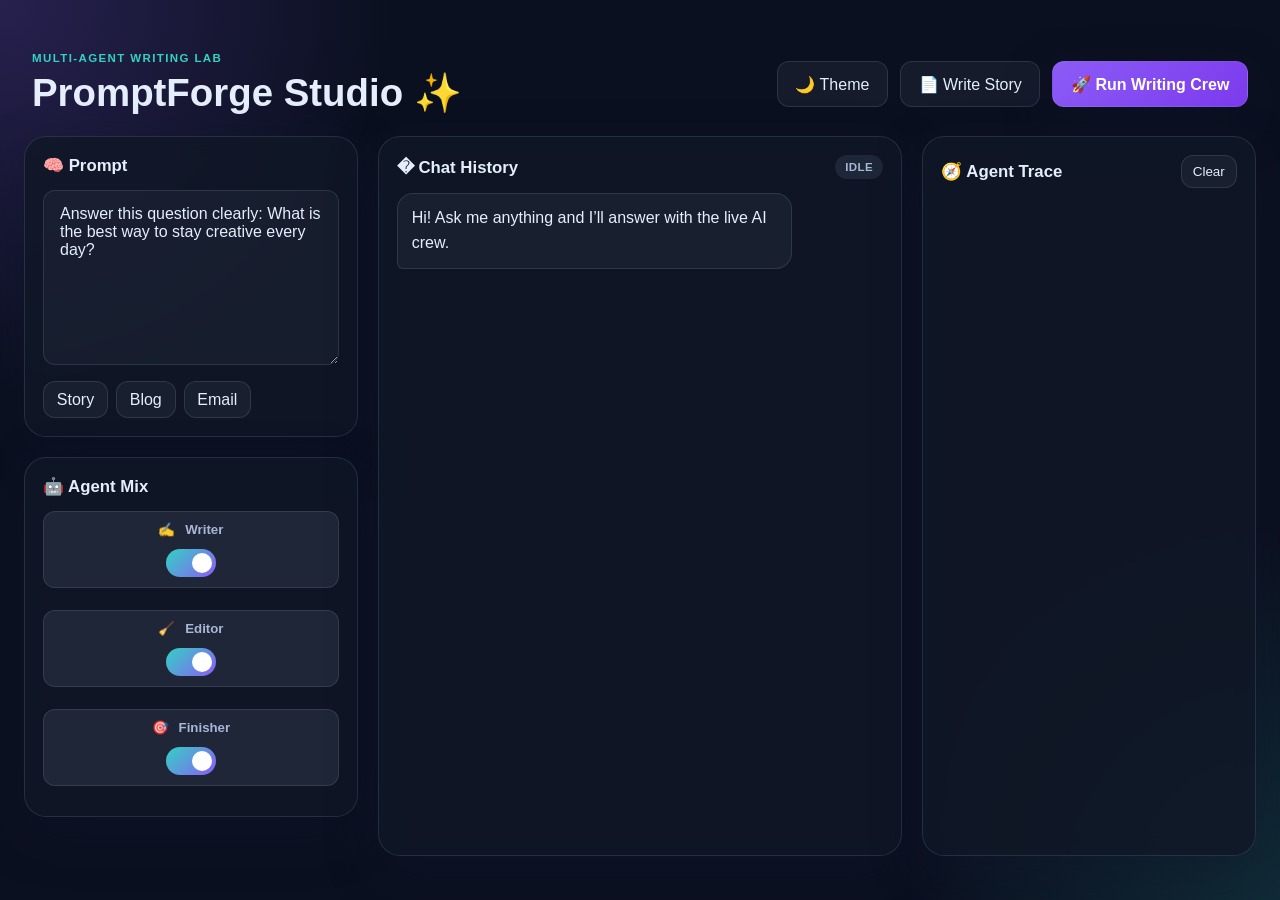
<file: index.html>
<!DOCTYPE html>
<html lang="en">
  <head>
    <meta charset="UTF-8" />
    <meta name="viewport" content="width=device-width, initial-scale=1.0" />
    <title>PromptForge Studio</title>
    <meta name="description" content="A multi-agent writing studio with live LLM orchestration and trace visualization." />
    <link rel="stylesheet" href="styles.css" />
  </head>
  <body>
    <div class="app-shell">
      <header class="topbar">
        <div>
          <p class="eyebrow">Multi-Agent Writing Lab</p>
          <h1>PromptForge Studio ✨</h1>
        </div>
        <div class="topbar-actions">
          <button id="themeToggle" class="ghost-button" type="button" aria-label="Toggle light dark theme">
            🌙 Theme
          </button>
          <button id="documentButton" class="ghost-button" type="button">
            📄 Write Story
          </button>
          <button id="runAgents" class="primary-button" type="button">
            🚀 Run Writing Crew
          </button>
        </div>
      </header>

      <main class="dashboard">
        <aside class="panel left-panel">
          <section class="card">
            <div class="section-heading">
              <h2>🧠 Prompt</h2>
            </div>
            <textarea id="promptInput" rows="8" placeholder="Ask anything or write a prompt here... Press Enter to send, Shift + Enter for a new line."></textarea>
            <div class="preset-row">
              <button class="chip-button" data-preset="story" type="button">Story</button>
              <button class="chip-button" data-preset="blog" type="button">Blog</button>
              <button class="chip-button" data-preset="email" type="button">Email</button>
            </div>
          </section>

          <section class="card settings-card">
            <div class="section-heading">
              <h2>🤖 Agent Mix</h2>
            </div>
            <div class="toggle-stack" id="agentToggles"></div>
          </section>
        </aside>

        <section class="panel center-panel">
          <div class="card result-card">
            <div class="section-heading">
              <h2>� Chat History</h2>
              <span id="statusBadge" class="status-badge idle">Idle</span>
            </div>
            <div id="chatHistory" class="chat-history" aria-live="polite"></div>
            <div id="finalOutput" class="final-output hidden">
              Your polished writing will appear here after the agents collaborate.
            </div>
          </div>
        </section>

        <aside class="panel right-panel">
          <div class="card trace-card">
            <div class="section-heading">
              <h2>🧭 Agent Trace</h2>
              <button id="clearTrace" class="ghost-button small" type="button">Clear</button>
            </div>
            <div id="traceList" class="trace-list" aria-live="polite"></div>
          </div>
        </aside>
      </main>
    </div>

    <template id="traceTemplate">
      <article class="trace-item">
        <div class="trace-header">
          <span class="trace-badge"></span>
          <h3 class="trace-name"></h3>
          <span class="trace-role"></span>
        </div>
        <p class="trace-instruction"></p>
        <div class="trace-result"></div>
      </article>
    </template>

    <script src="app.js"></script>
  </body>
</html>
</file>
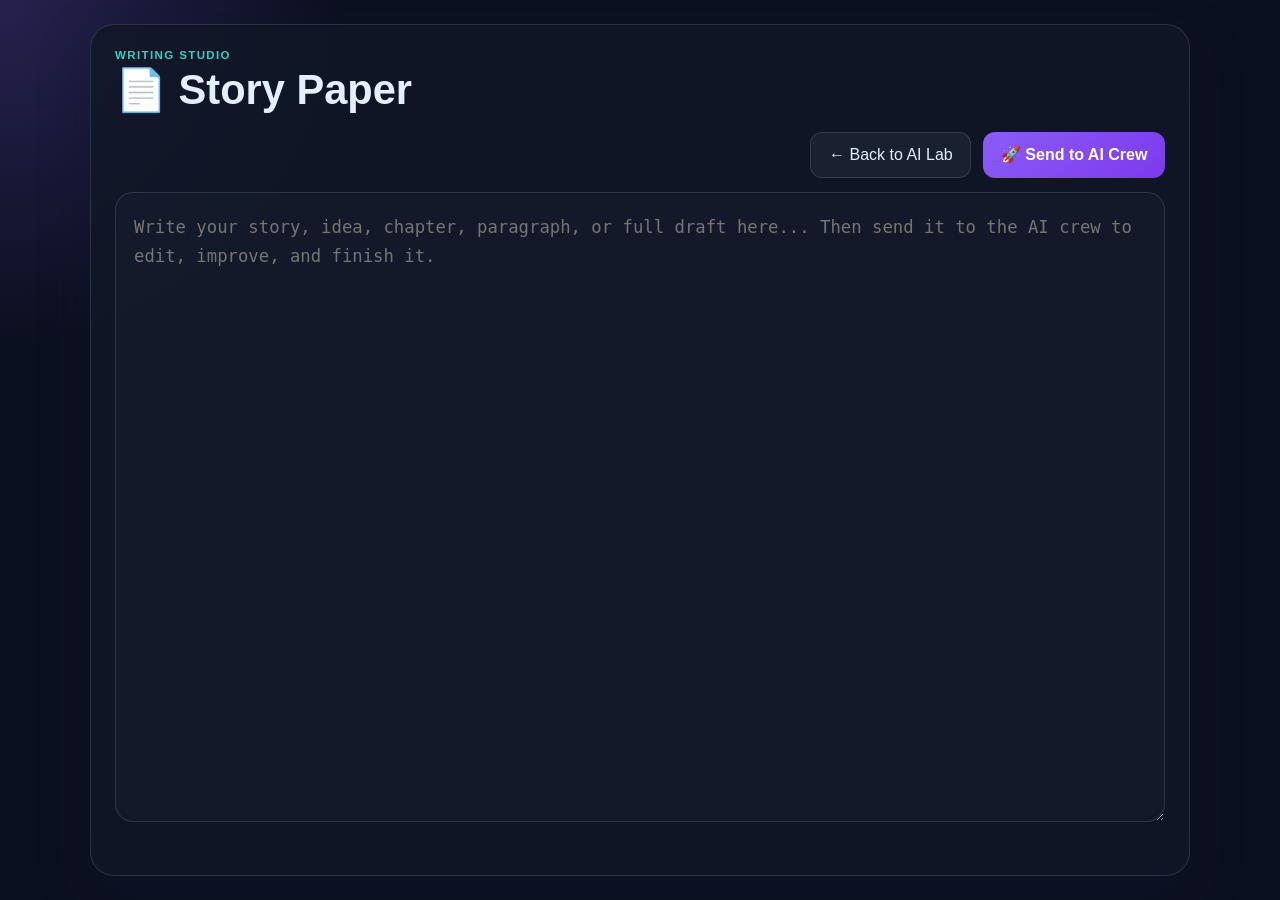
<file: document.html>
<!DOCTYPE html>
<html lang="en">
  <head>
    <meta charset="UTF-8" />
    <meta name="viewport" content="width=device-width, initial-scale=1.0" />
    <title>Story Paper</title>
    <style>
      :root {
        --bg: #0b1020;
        --panel: rgba(17, 24, 39, 0.82);
        --panel-soft: rgba(148, 163, 184, 0.1);
        --text: #e5eefb;
        --primary: #8b5cf6;
        --primary-strong: #7c3aed;
        --secondary: #32d2c3;
        --border: rgba(148, 163, 184, 0.2);
      }

      * { box-sizing: border-box; }
      html, body {
        margin: 0;
        min-height: 100%;
        font-family: Inter, "Segoe UI", sans-serif;
        background: radial-gradient(circle at top left, rgba(139, 92, 246, 0.22), transparent 22%), var(--bg);
        color: var(--text);
      }

      body {
        min-height: 100vh;
        padding: 24px;
        display: flex;
        justify-content: center;
      }

      .page {
        width: min(1100px, 100%);
        background: var(--panel);
        border: 1px solid var(--border);
        border-radius: 24px;
        box-shadow: 0 18px 50px rgba(15, 23, 42, 0.45);
        padding: 24px;
      }

      .topbar {
        display: flex;
        align-items: center;
        justify-content: space-between;
        gap: 12px;
        margin-bottom: 18px;
      }

      .title-group {
        display: flex;
        flex-direction: column;
        gap: 4px;
      }

      .eyebrow {
        margin: 0;
        color: var(--secondary);
        text-transform: uppercase;
        letter-spacing: 0.12em;
        font-size: 0.72rem;
        font-weight: 700;
      }

      h1 {
        margin: 0;
        font-size: clamp(2rem, 4vw, 2.6rem);
      }

      .editor-toolbar {
        display: flex;
        justify-content: flex-end;
        margin-bottom: 14px;
      }

      .button-row {
        display: flex;
        gap: 12px;
        flex-wrap: wrap;
      }

      button {
        border: 1px solid var(--border);
        border-radius: 12px;
        padding: 0.8rem 1.1rem;
        cursor: pointer;
        font: inherit;
      }

      .primary {
        border: none;
        background: linear-gradient(135deg, var(--primary), var(--primary-strong));
        color: white;
        font-weight: 700;
      }

      .ghost {
        background: rgba(148, 163, 184, 0.08);
        color: var(--text);
      }

      .paper {
        width: 100%;
        min-height: 70vh;
        border-radius: 18px;
        border: 1px solid var(--border);
        background: rgba(255, 255, 255, 0.02);
        color: var(--text);
        padding: 20px 18px;
        font-size: 1.08rem;
        line-height: 1.7;
        resize: vertical;
      }
    </style>
  </head>
  <body>
    <div class="page">
      <div class="topbar">
        <div class="title-group">
          <p class="eyebrow">Writing Studio</p>
          <h1>📄 Story Paper</h1>
        </div>
      </div>

      <div class="editor-toolbar">
        <div class="button-row">
          <button class="ghost" type="button" id="backHome">← Back to AI Lab</button>
          <button class="primary" type="button" id="sendToAi">🚀 Send to AI Crew</button>
        </div>
      </div>

      <textarea id="storyDocument" class="paper" placeholder="Write your story, idea, chapter, paragraph, or full draft here... Then send it to the AI crew to edit, improve, and finish it."></textarea>
    </div>

    <script>
      const backHomeButton = document.getElementById('backHome');
      const sendToAiButton = document.getElementById('sendToAi');
      const storyDocument = document.getElementById('storyDocument');

      const savedDraft = localStorage.getItem('storypaper-draft');
      if (savedDraft) {
        storyDocument.value = savedDraft;
      }

      backHomeButton.addEventListener('click', () => {
        localStorage.setItem('storypaper-draft', storyDocument.value);
        window.location.href = 'index.html';
      });

      sendToAiButton.addEventListener('click', () => {
        const draft = storyDocument.value.trim();
        if (!draft) {
          alert('Please write a story or draft before sending it to the AI crew.');
          return;
        }

        localStorage.setItem('storypaper-draft', draft);
        localStorage.setItem('storypaper-auto-run', 'true');
        window.location.href = 'index.html';
      });
    </script>
  </body>
</html>
</file>
<file: styles.css>
:root {
  --bg: #0b1020;
  --bg-strong: #112c10;
  --panel: rgba(17, 24, 39, 0.82);
  --panel-alt: rgba(15, 23, 42, 0.95);
  --panel-soft: rgba(148, 163, 184, 0.12);
  --text: #e5eefb;
  --muted: #a7b7d6;
  --primary: #8b5cf6;
  --primary-strong: #7c3aed;
  --secondary: #32d2c3;
  --warning: #fbbf24;
  --danger: #f87171;
  --shadow: 0 18px 50px rgba(15, 23, 42, 0.45);
  --border: rgba(148, 163, 184, 0.18);
}

body.light-mode {
  --bg: #eef4ff;
  --bg-strong: #dfeafc;
  --panel: rgba(255, 255, 255, 0.92);
  --panel-alt: rgba(255, 255, 255, 0.98);
  --panel-soft: rgba(148, 163, 184, 0.12);
  --text: #1f2a3d;
  --muted: #495a77;
  --primary: #6d47f5;
  --primary-strong: #4f46e5;
  --secondary: #0ea5a4;
  --warning: #d97706;
  --danger: #dc2626;
  --shadow: 0 18px 50px rgba(120, 125, 140, 0.15);
  --border: rgba(148, 163, 184, 0.35);
}

* {
  box-sizing: border-box;
}

html, body {
  margin: 0;
  min-height: 100%;
  font-family: Inter, "Segoe UI", sans-serif;
  background: radial-gradient(circle at top left, rgba(139, 92, 246, 0.22), transparent 25%),
    radial-gradient(circle at bottom right, rgba(50, 210, 195, 0.14), transparent 24%),
    var(--bg);
  color: var(--text);
}

body {
  min-height: 100vh;
  padding: 24px;
}

button, input, textarea {
  font: inherit;
}

.app-shell {
  max-width: 1480px;
  margin: 0 auto;
}

.topbar {
  display: flex;
  align-items: center;
  justify-content: space-between;
  gap: 16px;
  padding: 28px 8px 20px;
}

.eyebrow {
  margin: 0 0 6px;
  letter-spacing: 0.12em;
  text-transform: uppercase;
  color: var(--secondary);
  font-size: 0.72rem;
  font-weight: 700;
}

h1 {
  margin: 0;
  font-size: clamp(2rem, 3vw, 3rem);
}

.topbar-actions {
  display: flex;
  gap: 12px;
  align-items: center;
}

.primary-button,
.ghost-button,
.chip-button {
  border: 1px solid var(--border);
  border-radius: 12px;
  padding: 0.8rem 1.1rem;
  transition: all 0.2s ease;
  cursor: pointer;
}

.primary-button {
  background: linear-gradient(135deg, var(--primary), var(--primary-strong));
  color: white;
  font-weight: 700;
  box-shadow: var(--shadow);
}

.primary-button:hover,
.ghost-button:hover,
.chip-button:hover {
  transform: translateY(-1px);
}

.ghost-button,
.chip-button {
  background: rgba(148, 163, 184, 0.08);
  color: var(--text);
}

.ghost-button.small {
  padding: 0.5rem 0.7rem;
  font-size: 0.84rem;
}

.dashboard {
  display: grid;
  grid-template-columns: minmax(280px, 1.05fr) minmax(420px, 1.65fr) minmax(280px, 1.05fr);
  gap: 20px;
  align-items: start;
}

.panel {
  display: flex;
  flex-direction: column;
  gap: 20px;
}

.card {
  background: var(--panel);
  border: 1px solid var(--border);
  border-radius: 22px;
  padding: 18px;
  box-shadow: var(--shadow);
  backdrop-filter: blur(10px);
}

.section-heading {
  display: flex;
  align-items: center;
  justify-content: space-between;
  gap: 8px;
  margin-bottom: 14px;
}

.section-heading h2 {
  margin: 0;
  font-size: 1.05rem;
}

textarea,
input {
  width: 100%;
  border: 1px solid var(--border);
  background: rgba(148, 163, 184, 0.06);
  color: var(--text);
  border-radius: 12px;
  padding: 0.9rem 1rem;
}

textarea {
  resize: vertical;
  min-height: 160px;
}

label {
  display: flex;
  flex-direction: column;
  gap: 8px;
  font-size: 0.83rem;
  color: var(--muted);
  margin-bottom: 12px;
}

.preset-row {
  display: flex;
  gap: 8px;
  flex-wrap: wrap;
  margin-top: 12px;
}

.chip-button {
  padding: 0.55rem 0.8rem;
}

.toggle-stack {
  margin-top: 8px;
  display: flex;
  flex-direction: column;
  gap: 10px;
}

.agent-toggle {
  display: flex;
  justify-content: space-between;
  align-items: center;
  gap: 12px;
  padding: 10px 12px;
  border: 1px solid var(--border);
  border-radius: 12px;
  background: var(--panel-soft);
}

.agent-toggle-info {
  display: flex;
  align-items: center;
  gap: 10px;
  font-weight: 600;
}

.switch {
  position: relative;
  display: inline-block;
  width: 50px;
  height: 28px;
}

.switch input {
  opacity: 0;
  width: 0;
  height: 0;
}

.slider {
  position: absolute;
  inset: 0;
  background: rgba(148, 163, 184, 0.35);
  border-radius: 999px;
  transition: 0.2s ease;
}

.slider::before {
  content: "";
  position: absolute;
  height: 20px;
  width: 20px;
  left: 4px;
  top: 4px;
  background: #fff;
  border-radius: 50%;
  transition: 0.25s ease;
}

.switch input:checked + .slider {
  background: linear-gradient(135deg, var(--secondary), var(--primary));
}

.switch input:checked + .slider::before {
  transform: translateX(22px);
}

.result-card {
  min-height: 720px;
  display: flex;
  flex-direction: column;
}

.status-badge {
  padding: 6px 10px;
  border-radius: 999px;
  font-size: 0.72rem;
  font-weight: 700;
  letter-spacing: 0.04em;
  text-transform: uppercase;
}

.status-badge.idle {
  background: rgba(148, 163, 184, 0.12);
  color: var(--muted);
}

.status-badge.running {
  background: rgba(251, 191, 36, 0.18);
  color: var(--warning);
}

.status-badge.done {
  background: rgba(50, 210, 195, 0.18);
  color: var(--secondary);
}

.status-badge.error {
  background: rgba(248, 113, 113, 0.12);
  color: var(--danger);
}

.chat-history {
  display: flex;
  flex-direction: column;
  gap: 12px;
  min-height: 560px;
  max-height: 620px;
  overflow: auto;
  padding-right: 4px;
}

.message-row {
  display: flex;
  width: 100%;
}

.message-row.user {
  justify-content: flex-end;
}

.message-row.assistant {
  justify-content: flex-start;
}

.message-bubble {
  max-width: 82%;
  padding: 12px 14px;
  border-radius: 16px;
  line-height: 1.55;
  white-space: pre-wrap;
  word-break: break-word;
}

.message-row.user .message-bubble {
  background: linear-gradient(135deg, var(--primary), var(--primary-strong));
  color: white;
  border-bottom-right-radius: 6px;
}

.message-row.assistant .message-bubble {
  background: rgba(148, 163, 184, 0.08);
  border: 1px solid var(--border);
  color: var(--text);
  border-bottom-left-radius: 6px;
}

.final-output {
  display: none;
  white-space: pre-wrap;
  line-height: 1.75;
  font-size: 1.04rem;
  background: rgba(148, 163, 184, 0.05);
  border-radius: 16px;
  border: 1px solid var(--border);
  padding: 18px;
  min-height: 620px;
  overflow: auto;
}

.final-output.visible {
  display: block;
}

.trace-card {
  min-height: 720px;
}

.trace-list {
  display: flex;
  flex-direction: column;
  gap: 12px;
  max-height: 660px;
  overflow: auto;
}

.trace-item {
  border: 1px solid var(--border);
  border-radius: 16px;
  padding: 12px 12px 10px;
  background: rgba(148, 163, 184, 0.05);
}

.trace-header {
  display: flex;
  align-items: center;
  gap: 8px;
  margin-bottom: 6px;
}

.trace-badge {
  width: 10px;
  height: 10px;
  background: linear-gradient(135deg, var(--secondary), var(--primary));
  border-radius: 50%;
  display: inline-block;
}

.trace-name {
  margin: 0;
  font-size: 0.95rem;
}

.trace-role {
  font-size: 0.72rem;
  color: var(--muted);
  margin-left: auto;
}

.trace-instruction {
  margin: 0 0 8px;
  color: var(--muted);
  font-size: 0.82rem;
  line-height: 1.5;
}

.trace-result {
  padding: 10px 12px;
  border-radius: 12px;
  background: rgba(15, 23, 42, 0.36);
  border: 1px solid rgba(148, 163, 184, 0.12);
  white-space: pre-wrap;
  line-height: 1.55;
  font-size: 0.83rem;
}

body.light-mode .trace-result {
  background: rgba(148, 163, 184, 0.08);
}

@media (max-width: 1024px) {
  .dashboard {
    grid-template-columns: 1fr;
  }

  .result-card,
  .trace-card {
    min-height: 0;
  }

  .final-output {
    min-height: 280px;
  }
}

@media (max-width: 640px) {
  body {
    padding: 14px;
  }

  .topbar {
    flex-direction: column;
    align-items: stretch;
  }

  .topbar-actions {
    justify-content: space-between;
  }

  .primary-button,
  .ghost-button {
    flex: 1;
  }
}
</file>
